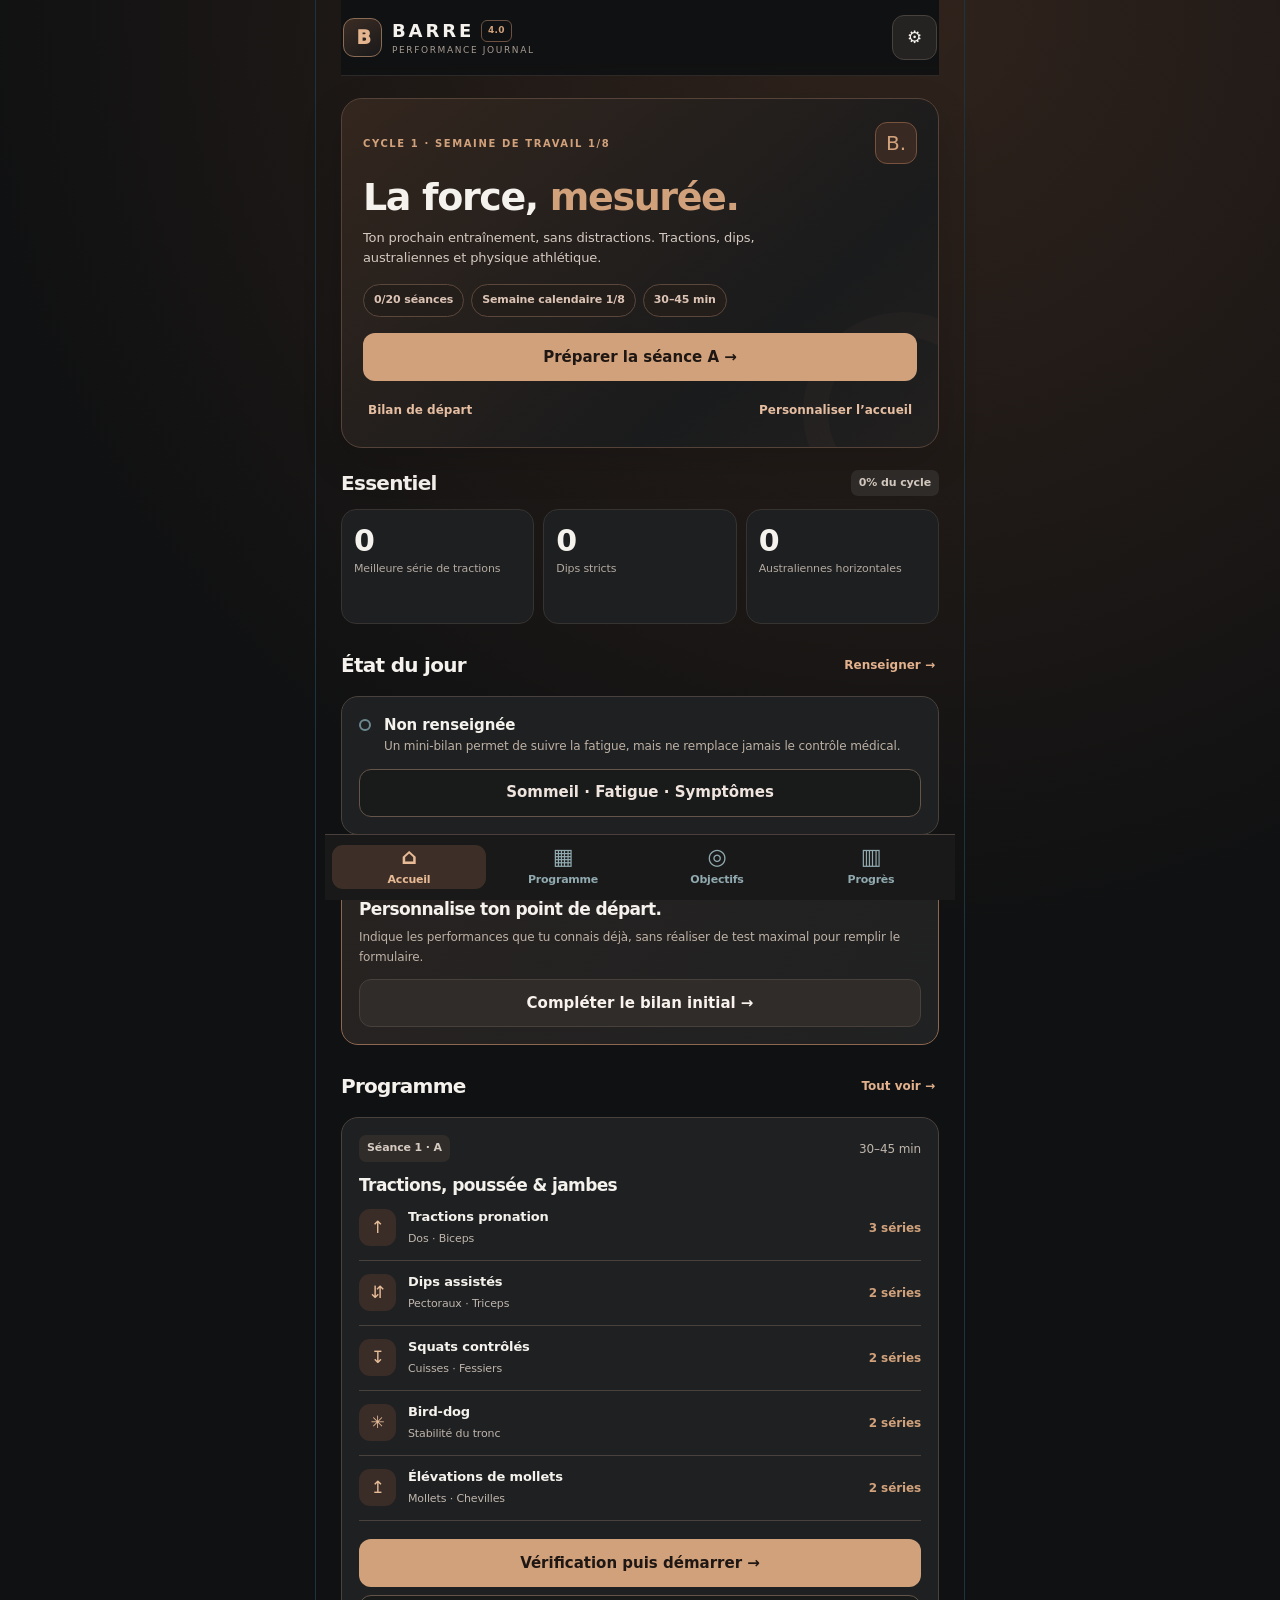
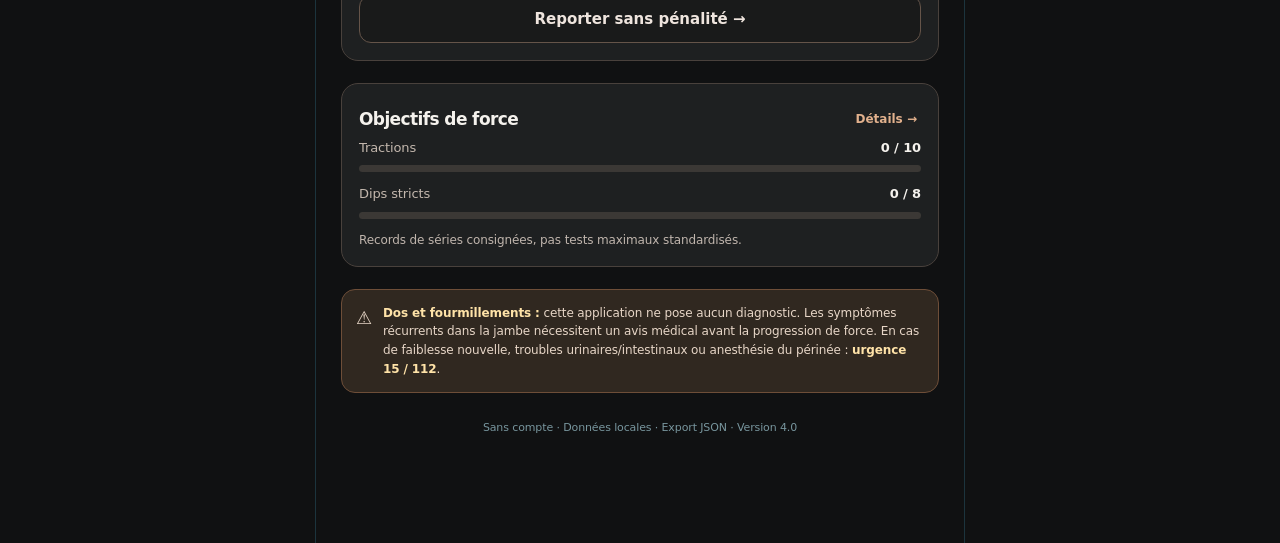
<file: index.html>
<!DOCTYPE html>
<html lang="fr">
<head>
  <meta charset="utf-8">
  <meta name="viewport" content="width=device-width,initial-scale=1,viewport-fit=cover">
  <meta name="theme-color" content="#101112">
  <meta name="description" content="BARRE 4.0 : carnet de force et de calisthenics, séances guidées, récupération et statistiques hors ligne.">
  <meta name="apple-mobile-web-app-capable" content="yes">
  <meta name="apple-mobile-web-app-status-bar-style" content="black-translucent">
  <link rel="icon" type="image/png" sizes="192x192" href="./icons/icon-192.png">
  <link rel="apple-touch-icon" href="./icons/icon-192.png">
  <link rel="manifest" href="./manifest.webmanifest">
  <link rel="stylesheet" href="./styles.css">
  <title>BARRE 4.0 — Performance</title>
</head>
<body>
  <div id="app" class="app"></div>
  <div id="toast" class="toast" role="status" aria-live="polite"></div>
  <input id="importFile" type="file" accept="application/json,.json" hidden>
  <script src="./app.js" defer></script>
</body>
</html>
</file>
<file: styles.css>
:root{color-scheme:dark;--bg:#08131c;--panel:#11222d;--panel2:#162c37;--panel3:#1b3540;--line:#2a424c;--text:#eef6f4;--muted:#98b0b7;--accent:#bafa6a;--accent-dark:#18341d;--warning:#f2bf71;--danger:#ff8985;--radius:19px;--shadow:0 20px 52px rgba(0,0,0,.16)}
*{box-sizing:border-box}html{scroll-behavior:smooth}body{margin:0;background:radial-gradient(circle at 75% -5%,#163c43 0,transparent 32%),var(--bg);color:var(--text);font:15px/1.45 system-ui,-apple-system,"Segoe UI",sans-serif;letter-spacing:-.01em}button,input,select,textarea{font:inherit}button{cursor:pointer}button:disabled{cursor:not-allowed;opacity:.45}a{color:var(--accent)}.app{max-width:630px;min-height:100dvh;margin:0 auto;padding:0 18px 116px}.topbar{position:sticky;top:0;z-index:15;display:flex;justify-content:space-between;align-items:center;gap:15px;padding:16px 1px 12px;background:linear-gradient(180deg,#0a1821 80%,#0a1821eb);backdrop-filter:blur(16px)}.logo{display:flex;align-items:center;gap:10px}.logo-mark{display:grid;place-items:center;width:39px;height:39px;border:2px solid var(--accent);border-radius:12px;color:var(--accent);font-size:18px;font-weight:1000;letter-spacing:-.12em;transform:rotate(-5deg)}.logo strong{font-size:17px;font-weight:850;letter-spacing:.12em}.logo span{display:block;font-size:10px;letter-spacing:.11em;color:var(--muted)}.iconbtn{display:grid;place-items:center;width:39px;height:39px;border:1px solid var(--line);border-radius:12px;background:var(--panel);color:var(--text);font-size:17px}.eyebrow{font-size:11px;letter-spacing:.16em;text-transform:uppercase;font-weight:850;color:var(--accent)}h1,h2,h3,p{margin:0}h1{font-size:33px;line-height:1.12;letter-spacing:-.045em}h2{font-size:22px;line-height:1.2;letter-spacing:-.025em}h3{font-size:17px;line-height:1.3}.muted{color:var(--muted)}.small{font-size:12px}.tiny{font-size:11px}.section{margin-top:25px}.lead{margin-top:9px;color:var(--muted);line-height:1.55}.hero{position:relative;overflow:hidden;padding:24px;border-radius:25px;background:linear-gradient(125deg,#203c3d,#122b34 58%,#213936);border:1px solid #37544e;box-shadow:var(--shadow)}.hero:after{content:'↗';position:absolute;right:-2px;top:-55px;color:#bafa6a10;font-weight:900;font-size:210px;pointer-events:none}.hero-inner{position:relative;z-index:1}.accent{color:var(--accent)}.hero h1{max-width:320px;margin:10px 0}.hero p{max-width:370px;color:#ccdad4}.hero-details{display:flex;gap:10px;flex-wrap:wrap;margin:20px 0}.pill{display:inline-flex;align-items:center;gap:6px;padding:6px 10px;border:1px solid #4f685b;border-radius:20px;background:#142a27a8;font-size:12px;color:#deebd9}.btn{display:inline-flex;justify-content:center;align-items:center;gap:9px;min-height:46px;border:1px solid transparent;border-radius:13px;padding:10px 16px;font-weight:750;transition:transform .15s,background .15s}.btn:active{transform:scale(.98)}.btn-primary{background:var(--accent);color:#112411}.btn-secondary{background:var(--panel3);border-color:var(--line);color:var(--text)}.btn-outline{background:transparent;border:1px solid var(--line);color:var(--text)}.btn-danger{border-color:#704047;background:#4b282f;color:#ffbcb5}.btn-full{width:100%}.btn-sm{min-height:35px;padding:6px 10px;border-radius:9px;font-size:12px}.btn-row{display:flex;gap:9px;align-items:center;flex-wrap:wrap}.btn-row>*{flex:1}.section-head{display:flex;justify-content:space-between;align-items:center;gap:10px;margin-bottom:13px}.text-button{background:none;color:var(--accent);padding:4px;border:0;font-weight:700;font-size:12px}.card{border:1px solid var(--line);border-radius:var(--radius);padding:17px;background:var(--panel);box-shadow:0 6px 24px #00000011}.card + .card{margin-top:11px}.card.soft{background:var(--panel2)}.card.warning{border-color:#82603e;background:#382d26}.card.danger{border-color:#9a4e51;background:#38282e}.card.success{border-color:#477955;background:#19332d}.card-header{display:flex;align-items:center;justify-content:space-between;gap:12px}.tag{display:inline-flex;padding:5px 8px;border-radius:7px;background:#203a40;font-size:11px;color:#cedcdf;font-weight:750}.tag.green{background:#2e503b;color:var(--accent)}.tag.amber{background:#4e3e2e;color:#ffd39b}.tag.red{background:#583239;color:#ffc2c0}.stat-grid{display:grid;grid-template-columns:repeat(3,minmax(0,1fr));gap:9px}.stat{padding:16px 12px;background:var(--panel);border:1px solid var(--line);border-radius:16px}.stat-val{font-size:27px;line-height:1;font-weight:850;letter-spacing:-.04em}.stat-label{color:var(--muted);font-size:11px;margin-top:6px}.progress-track{height:8px;border-radius:20px;background:#2a4149;overflow:hidden}.progress-fill{height:100%;background:linear-gradient(90deg,#8ddf75,var(--accent));border-radius:20px;transition:width .3s}.week-cells{display:grid;grid-template-columns:repeat(8,minmax(0,1fr));gap:6px}.week-cell{position:relative;background:#203640;border:1px solid var(--line);border-radius:10px;color:#acc1c4;min-height:39px;font-weight:800}.week-cell.current{border-color:var(--accent);color:var(--accent)}.week-cell.complete{background:#395a40;color:var(--accent)}.week-cell span{position:absolute;right:3px;top:0;font-size:9px}.exercise-line{display:flex;align-items:center;justify-content:space-between;gap:12px;padding:11px 0;border-bottom:1px solid var(--line)}.exercise-line:last-child{border-bottom:0;padding-bottom:0}.exercise-line strong{display:block;font-size:13px}.exercise-line small{color:var(--muted);font-size:11px}.exercise-icon{display:grid;place-items:center;flex-shrink:0;width:37px;height:37px;border-radius:11px;background:#253d45;color:var(--accent);font-size:17px}.exercise-main{flex:1;min-width:0}.exercise-count{font-size:12px;color:var(--accent);font-weight:750;white-space:nowrap}.nav{position:fixed;z-index:30;left:0;right:0;bottom:0;display:flex;justify-content:space-around;gap:4px;margin:auto;max-width:630px;border-top:1px solid #304751;background:#0e1e29f7;backdrop-filter:blur(18px);padding:10px 12px max(11px,env(safe-area-inset-bottom))}.navbtn{display:flex;flex-direction:column;align-items:center;justify-content:center;gap:4px;flex:1;min-height:49px;border:0;border-radius:11px;background:transparent;color:#91aab0;font-size:10px;font-weight:700}.navbtn.active{color:var(--accent);background:#233b31}.navbtn .navicon{font-size:21px;line-height:1}.field{display:flex;flex-direction:column;gap:7px;margin:12px 0}.field label,.label{font-weight:720;font-size:12px}.field input,.field select,.field textarea,.select,textarea{width:100%;min-height:44px;padding:11px 12px;border-radius:11px;border:1px solid #47616a;background:#091a25;color:var(--text);outline:none}.field textarea,textarea{min-height:85px;resize:vertical}.field input:focus,.field select:focus,.field textarea:focus{border-color:var(--accent)}.choice-grid{display:grid;grid-template-columns:repeat(3,1fr);gap:8px;margin:8px 0}.choice{min-height:46px;padding:9px 6px;border:1px solid var(--line);border-radius:11px;background:var(--panel2);color:var(--text);font-size:12px;font-weight:650}.choice.selected{background:#264535;border-color:var(--accent);color:var(--accent)}.choice.warning-choice.selected{background:#4d3c2c;border-color:var(--warning);color:#ffd8a8}.choice.danger-choice.selected{background:#4b2e36;border-color:var(--danger);color:#ffc1c1}.check{display:flex;align-items:flex-start;gap:10px;line-height:1.5;font-size:13px}.check input{width:18px;height:18px;accent-color:var(--accent);flex-shrink:0;margin-top:1px}.divider{height:1px;background:var(--line);margin:15px 0}.streak{display:grid;grid-template-columns:repeat(7,1fr);gap:7px}.streak-item{text-align:center;font-size:11px;color:var(--muted)}.streak-box{height:26px;border:1px solid var(--line);border-radius:8px;margin-top:6px;background:#1c3138}.streak-box.done{border-color:#679664;background:var(--accent)}.slot{display:flex;align-items:center;justify-content:space-between;gap:14px;padding:15px;margin-top:9px;border:1px solid var(--line);border-radius:14px;background:var(--panel)}.slot.done{border-color:#407357;background:#19302b}.slot .round{display:grid;place-items:center;flex-shrink:0;width:34px;height:34px;border:1px solid var(--line);border-radius:12px;font-weight:800;color:var(--accent)}.slot.done .round{background:var(--accent);color:#0b2415}.slot-info{flex:1}.slot-title{font-weight:800}.slot-sub{font-size:12px;color:var(--muted)}.session-header{display:flex;justify-content:space-between;align-items:start;gap:10px}.step-mini{display:flex;gap:5px;margin:14px 0}.step-mini span{height:5px;border-radius:6px;background:#29444c;flex:1}.step-mini span.on{background:var(--accent)}.set-list{display:flex;flex-direction:column;gap:9px;margin-top:12px}.set-row{display:grid;grid-template-columns:52px 1fr 76px;gap:9px;align-items:center;padding:9px;border:1px solid var(--line);border-radius:13px;background:#142a34}.set-row.done{border-color:#4b7554;background:#1a362b}.set-label{font-size:12px;color:var(--muted);font-weight:750}.rep-control{display:flex;align-items:center;justify-content:space-between;gap:5px}.roundbtn{width:36px;height:36px;border:1px solid #405d61;border-radius:10px;background:#24414a;color:var(--text);font-size:21px;font-weight:500}.rep-number{font-size:21px;font-weight:850;font-variant-numeric:tabular-nums;min-width:30px;text-align:center}.done-btn{min-height:36px;border:1px solid #5b796b;border-radius:9px;background:#254236;color:var(--accent);font-size:12px;font-weight:750}.done-btn.checked{background:var(--accent);color:#153220;border-color:var(--accent)}.timer{display:grid;grid-template-columns:1fr auto;align-items:center;gap:10px;border:1px dashed #5b8666;background:#1b342e;padding:13px 16px;border-radius:14px;margin-top:14px}.timer-val{font-size:26px;font-variant-numeric:tabular-nums;font-weight:800}.timer-caption{font-size:11px;color:var(--muted)}.safety{display:flex;align-items:flex-start;gap:11px;padding:14px;border:1px solid #806247;border-radius:14px;background:#322c26;color:#f6dcb8;font-size:12px;line-height:1.55}.safety b{color:#ffe3a8}.metric-grid{display:grid;grid-template-columns:1fr 1fr;gap:9px}.metric{background:var(--panel);border:1px solid var(--line);padding:17px;border-radius:15px}.metric strong{display:block;font-size:27px}.metric span{display:block;color:var(--muted);font-size:12px}.bars{display:flex;align-items:end;gap:8px;height:120px;padding:12px 0 2px}.bar-col{flex:1;display:flex;flex-direction:column;align-items:center;justify-content:flex-end;height:100%;gap:7px}.bar{width:100%;max-width:37px;border-radius:7px 7px 3px 3px;background:#395c50;min-height:3px}.bar.active{background:var(--accent)}.bar-label{color:var(--muted);font-size:10px}.notice{font-size:12px;color:#b0c4c3;line-height:1.65}.toast{position:fixed;left:50%;bottom:92px;transform:translate(-50%,20px);z-index:90;background:#eaf9df;color:#123321;border-radius:12px;padding:10px 16px;opacity:0;pointer-events:none;transition:.2s;box-shadow:var(--shadow);font-size:13px;font-weight:750;max-width:90vw;text-align:center}.toast.show{opacity:1;transform:translate(-50%,0)}.modal-mask{position:fixed;z-index:50;inset:0;background:#000a;display:flex;align-items:end;justify-content:center}.modal{width:100%;max-width:630px;max-height:94dvh;overflow-y:auto;background:#10232d;border:1px solid #39535d;border-radius:25px 25px 0 0;padding:23px 19px max(28px,env(safe-area-inset-bottom))}.modal-head{display:flex;align-items:center;justify-content:space-between;margin-bottom:13px}.modal h2{font-size:24px}.summary-list{display:flex;flex-direction:column;gap:9px}.summary-list div{display:flex;justify-content:space-between;gap:10px;padding:8px 0;border-bottom:1px solid var(--line)}.two-col{display:grid;grid-template-columns:1fr 1fr;gap:9px}.sep{height:10px}.sr-only{position:absolute;width:1px;height:1px;padding:0;margin:-1px;overflow:hidden;clip:rect(0,0,0,0);white-space:nowrap;border:0}.top-gap{margin-top:18px}.empty{padding:26px 14px;border:1px dashed var(--line);border-radius:16px;text-align:center;color:var(--muted)}.empty .emoji{font-size:29px;margin-bottom:8px}.history-item{border-bottom:1px solid var(--line);padding:14px 0}.history-item:last-child{border-bottom:0}ul.compact{padding-left:18px;margin:8px 0 0}ul.compact li{margin:5px 0}.footer-note{text-align:center;margin-top:27px;font-size:11px;color:#78969e}.explain{background:#1c343d;border-radius:12px;padding:12px;margin-top:9px;color:#bcd1d3;font-size:12px;line-height:1.55}.link-card{color:inherit;text-decoration:none;display:block}.row{display:flex;align-items:center;gap:10px}.grow{flex:1}.right{text-align:right}.mt8{margin-top:8px}.mt12{margin-top:12px}.mt18{margin-top:18px}.mb10{margin-bottom:10px}
@media(min-width:700px){.app{padding-left:25px;padding-right:25px;border-left:1px solid #1c343d;border-right:1px solid #1c343d}.modal{border-radius:24px;margin-bottom:12px;max-height:90vh}.modal-mask{align-items:center}}
@media(prefers-reduced-motion:reduce){*{scroll-behavior:auto;transition:none!important;animation:none!important}}
/* BARRE 2.0 — premium + subtle RPG progression */
:root{--accent:#bafa6a;--gold:#f4c873;--accent2:#83c8bf}
body{background:radial-gradient(ellipse 55% 23% at 78% 0%,#1b4147 0%,transparent 90%),linear-gradient(165deg,#08141b,#0a1a24 60%,#08131c);min-height:100dvh}
.topbar{padding-top:13px}.logo strong{display:flex;align-items:center;gap:7px}.version-pill{font-style:normal;font-size:9px;letter-spacing:.03em;border:1px solid #53684a;color:var(--accent);border-radius:6px;padding:2px 5px;font-weight:850}
.hero{padding:26px 23px;background:radial-gradient(circle at 97% 14%,#3b5c44aa 0%,transparent 42%),linear-gradient(145deg,#204246,#112833 68%,#152b2f);border:1px solid #48665b;min-height:270px}
.hero:after{content:'';position:absolute;right:-45px;bottom:-68px;top:auto;width:190px;height:190px;border-radius:50%;border:35px solid #bafa6a0a}
.hero-heading{display:flex;align-items:center;justify-content:space-between}.hero-symbol{display:grid;place-items:center;width:42px;height:42px;border-radius:14px;background:#cafa8920;border:1px solid #bafa6a40;color:var(--accent);font-size:26px}
.hero h1{font-size:clamp(29px,8vw,39px);margin:10px 0 13px;line-height:1.08}.hero p{font-size:13px;line-height:1.55}
.hero-details{margin:18px 0}.pill{font-size:11px}.stat-val small{color:var(--muted);font-weight:600;font-size:13px}.stat{min-height:107px}
.recovery-row{display:flex;gap:13px;align-items:flex-start}.readiness-dot{flex:0 0 12px;width:12px;height:12px;border:2px solid #6d8990;border-radius:50%;margin-top:5px}.readiness-dot.good{background:var(--accent);border-color:var(--accent)}.readiness-dot.warning{background:var(--warning);border-color:var(--warning)}.readiness-dot.danger{background:var(--danger);border-color:var(--danger)}
.goal-grid{display:grid;grid-template-columns:1fr 1fr;gap:10px}.goal-grid .card{min-width:0}.goal-number{font-size:32px;font-weight:850;letter-spacing:-.045em;margin:7px 0 12px}.goal-number small{font-weight:550;font-size:15px;color:var(--muted)}
.skill-grid{display:grid;grid-template-columns:1fr 1fr;gap:10px}.skill{position:relative;overflow:hidden;border:1px solid #3a535b;background:linear-gradient(160deg,#172d36,#10232f);border-radius:17px;min-height:160px;padding:17px 13px;display:flex;flex-direction:column;gap:13px}.skill:before{content:'';position:absolute;right:-20px;top:-20px;width:78px;height:78px;border:1px solid #c2e9a522;border-radius:50%}.skill.unlocked{border-color:#68864b;background:linear-gradient(145deg,#254335,#142b2e)}.skill.locked{opacity:.83}.skill-glyph{display:grid;place-items:center;width:41px;height:41px;border:1px solid #516a59;border-radius:12px;background:#213d34;color:var(--accent);font-size:24px}.skill.locked .skill-glyph{color:#a5b4b6;background:#203039}.skill strong{display:block;font-size:13px;line-height:1.3}.skill p{font-size:11px;line-height:1.5;color:var(--muted);margin:6px 0}.skill-status{font-size:10px;letter-spacing:.03em;color:var(--gold);font-weight:760}.skill.unlocked .skill-status{color:var(--accent)}
.body-map{width:100%;max-width:310px;display:block;margin:13px auto 5px}.body-map text{fill:#9bb9bd;font:10px system-ui,sans-serif;letter-spacing:2px;font-weight:800}.muscle-focus{display:flex;justify-content:space-between;gap:12px;align-items:center;margin:4px 0 14px;padding:10px 12px;border:1px solid var(--line);border-radius:11px;background:#0d2630}.muscle-focus strong{font-size:14px}.muscle-focus span{color:var(--accent);font-size:11px}.muscle-options{display:flex;flex-wrap:wrap;gap:7px}.muscle-chip{padding:8px 11px;min-height:39px;border:1px solid #35515a;border-radius:25px;background:#172f38;color:#a9c5c9;font-size:11px;font-weight:700}.muscle-chip.active{background:#2c4734;border-color:var(--accent);color:var(--accent)}
.badge-grid{display:grid;grid-template-columns:repeat(2,minmax(0,1fr));gap:9px}.reward{border:1px solid #344851;background:#122630;border-radius:16px;padding:14px;display:flex;flex-direction:column;gap:6px;opacity:.7}.reward.earned{opacity:1;background:linear-gradient(150deg,#253a35,#172f30);border-color:#95794b}.reward-icon{font-size:26px;color:var(--gold);line-height:1}.reward strong{font-size:12px}.reward p{font-size:11px;color:var(--muted);line-height:1.45}.reward span{margin-top:auto;font-size:10px;color:var(--gold);font-weight:750}
.workout-tools{display:grid;grid-template-columns:1fr 1fr;gap:9px}.workout-tools .btn{font-size:12px;padding:10px 8px;min-height:48px}.focus-pager{display:flex;justify-content:space-between;align-items:center;gap:8px}.focus-pager span{font-size:12px;color:var(--muted);font-weight:800}.exercise-card{margin-bottom:12px}.exercise-hero-row{display:grid;grid-template-columns:128px minmax(0,1fr);gap:13px;align-items:start;margin-top:14px}.exercise-sketch{display:block;width:100%;max-width:210px;margin:0 auto;border-radius:13px}.modal .exercise-sketch{max-width:260px;margin:18px auto}.exercise-card h3{font-size:19px;margin-top:4px}.exercise-card .notice{font-size:11px;line-height:1.55}.set-label small{display:block;font-size:9px;line-height:1.2;margin-top:3px;color:#a2b7b7}.choice-grid.five{grid-template-columns:repeat(5,minmax(0,1fr))}.choice-grid.two{grid-template-columns:repeat(2,minmax(0,1fr))}.postpone-grid{display:grid;grid-template-columns:1fr 1fr;gap:10px;margin-top:19px}.postpone-grid .btn{min-height:57px}
.slot-buttons{display:flex;flex-direction:column;gap:4px;flex-shrink:0;align-items:stretch}.slot-buttons .text-button{font-size:11px}.slot{padding:13px 10px;gap:8px}.slot-info{min-width:0}.slot-title{font-size:13px}.slot-sub{font-size:11px}
.dual-chart{display:flex;gap:7px;height:172px;align-items:flex-end;padding:18px 0 0}.dual-week{flex:1;min-width:0;height:100%;display:flex;flex-direction:column;justify-content:flex-end;align-items:center;gap:6px;color:var(--muted);font-size:10px;font-weight:700}.dual-barset{height:120px;width:100%;display:flex;align-items:flex-end;justify-content:center;gap:3px}.dual-bar{width:min(42%,15px);min-height:2px;border-radius:5px 5px 2px 2px}.dual-bar.pull,.legend-pull{background:var(--accent)}.dual-bar.dip,.legend-dip{background:#83c8bf}.chart-legend{display:flex;justify-content:center;gap:17px;margin:15px 0 0;color:var(--muted);font-size:11px}.chart-legend span{display:flex;align-items:center;gap:5px}.chart-legend i{display:inline-block;width:10px;height:10px;border-radius:3px}
.monthly-grid{display:grid;grid-template-columns:repeat(3,1fr);margin-top:16px;gap:7px;text-align:center}.monthly-grid>div{background:#0c202a;border-radius:10px;padding:11px 3px}.monthly-grid strong{display:block;font-size:23px}.monthly-grid span{display:block;font-size:10px;color:var(--muted)}
.nav{padding-left:7px;padding-right:7px;gap:0}.navbtn{font-size:9px;min-width:0;letter-spacing:-.02em}.navbtn .navicon{font-size:21px}
button:focus-visible,a:focus-visible,select:focus-visible,input:focus-visible,textarea:focus-visible{outline:3px solid var(--gold);outline-offset:2px}
@media(max-width:380px){.app{padding-left:12px;padding-right:12px}.hero{padding:22px 17px}.card{padding:14px}.exercise-hero-row{grid-template-columns:100px minmax(0,1fr);gap:10px}.set-row{grid-template-columns:48px 1fr 69px;gap:5px;padding:7px}.roundbtn{width:34px;height:38px}.done-btn{min-height:39px}.stat{padding:13px 8px}.stat-val{font-size:25px}.stat-label{font-size:10px}.skill{padding:13px 10px}.timer{grid-template-columns:1fr;gap:8px}.timer .btn-row{justify-content:stretch}.btn-sm{padding:7px}.slot{flex-wrap:wrap}.slot-buttons{flex-direction:row;margin-left:42px;width:calc(100% - 42px)}.slot-buttons>*{flex:1}}

/* BARRE 3 — Noir Carbone & Cuivre — direction premium, sans gamification */
:root {
  color-scheme:dark;
  --bg:#101112;
  --panel:#202122;
  --panel2:#252525;
  --panel3:#2C2928;
  --line:#373533;
  --text:#F5F2ED;
  --muted:#BAB1A8;
  --accent:#D1A17B;
  --accent-dark:#29211D;
  --gold:#D1A17B;
  --accent2:#A6AFB3;
  --warning:#F0C18B;
  --danger:#FF9E97;
  --radius:17px;
  --shadow:0 12px 34px rgba(0,0,0,.25)
}
body{background:radial-gradient(ellipse 65% 28% at 80% -9%,#4A3025 0%,transparent 73%),#101112;color:var(--text);font-family:Inter,"Segoe UI",system-ui,-apple-system,sans-serif;line-height:1.5;letter-spacing:-.008em}
h1,h2,h3{letter-spacing:-.036em}
h1{font-weight:790}
h2{font-weight:740}
.app{max-width:650px;padding-bottom:106px}
.topbar{background:linear-gradient(180deg,#101112 75%,rgba(16,17,18,.95));padding:15px 2px;border-bottom:1px solid #2c2928}
.logo strong{letter-spacing:.16em;font-size:18px}
.logo span{color:#A79B92;font-size:9px;letter-spacing:.18em}
.logo-mark{transform:none;border-radius:11px;border:1px solid #8C6B55;background:linear-gradient(150deg,#3B2C24,#19191A);font-size:19px}
.iconbtn{width:45px;height:45px;border-color:var(--line);background:#242322}
.version-pill{border-color:#6C5142;color:#D1A17B;font-size:9px;padding:3px 6px}
.eyebrow{color:var(--accent);font-size:10px;letter-spacing:.16em}
.hero{min-height:unset;padding:23px 21px 22px;background:linear-gradient(130deg,#29231F,#1A1B1C 62%,#22201E);border:1px solid #544137;border-radius:21px;box-shadow:var(--shadow)}
.hero:after{content:'';width:150px;height:150px;right:-65px;bottom:-65px;border:25px solid #D1A17B08}
.hero-symbol{font-size:20px;background:#382922;border:1px solid #78523d;border-radius:12px}
.hero h1{font-size:clamp(30px,8vw,38px);max-width:390px;margin:13px 0 10px}
.hero p{color:#D4C9C0;max-width:460px;line-height:1.55}
.hero-details{gap:7px;margin:16px 0}
.pill{border:1px solid #5b473b;background:#241e1b;color:#DCC4B5;padding:7px 10px;font-weight:600}
.section{margin-top:22px}
.section-head h2{font-size:20px}
.card{border:1px solid var(--line);border-radius:17px;background:#1E2021;box-shadow:none;padding:17px}
.card.soft{background:#242323}
.card.warning{background:#372B25;border-color:#79563e}
.card.danger{background:#3E2928;border-color:#a95853}
.card.success{background:#26312C;border-color:#55755e}
.stat{background:#1D1F20;border-color:#363330;border-radius:15px;min-height:115px;padding:16px 12px}
.stat-val{font-size:30px;font-variant-numeric:tabular-nums}
.stat-label{font-size:11px;line-height:1.32;color:#B4A9A0}
.tag{background:#302C2A;color:#D6CBC1;border-radius:7px}
.tag.green{background:#34362B;color:#C4C9AA}
.tag.amber{background:#403124;color:#F0C18B}
.progress-track{background:#3B3835;height:7px}
.progress-fill{background:linear-gradient(90deg,#9B6B53,#D1A17B)}
.btn{border-radius:12px;min-height:48px;font-weight:740;touch-action:manipulation}
.btn-primary{background:#D1A17B;color:#1F1713}
.btn-primary:hover{background:#E0B18B}
.btn-secondary{background:#302C2A;border:1px solid #47403B;color:#FAF2EC}
.btn-outline{border-color:#655449;background:#191A1A;color:#EFE5DE}
.btn-danger{background:#4A2927;border-color:#8C4945;color:#FFD0CC}
.text-button{color:#E2B18D;min-height:37px}
.nav{border-top:1px solid #49403B;background:#191919}
.navbtn.active{color:#D1A17B}
.navbtn{font-size:11px;min-height:60px}
.navbtn .navicon{font-size:22px}
.navbtn.active .navicon{color:#D1A17B}
.safety{background:#302820;border-color:#6E4E38;color:#E7D6C7}
.notice{color:#BEB1A5}
.empty{background:#1b1b1c}
.readiness-dot.good{background:#8EAB8F;border-color:#8EAB8F}
.muscle-focus{background:#282524}
.muscle-focus span{color:#D1A17B}
.muscle-chip{background:#282727;border-color:#4B423E;color:#D3C5BB}
.muscle-chip.active{color:#E4B68F;background:#4B352A;border-color:#BF8864}
.goal-mini{display:flex;justify-content:space-between;gap:12px;font-size:13px;color:#C3B7AD;margin-bottom:8px}
.goal-mini strong{color:#F5F2ED;font-variant-numeric:tabular-nums}
.goal-number{font-size:26px;margin:0;white-space:nowrap}
.goal-number small{font-size:14px}
.timer{background:#292320;border-color:#5E4538;border-radius:16px}
.timer-val{font-variant-numeric:tabular-nums;color:#F8ECE3}
.dual-bar.dip,.legend-dip{background:#B2A5A1}
.dual-bar{min-height:0}
.monthly-grid>div{background:#292727}
.modal{background:#202021;border:1px solid #54443A}
.toast{background:#E6C2A5;color:#211713}
input,select,textarea{accent-color:#D1A17B}
:is(button,a,input,select,textarea):focus-visible{outline:3px solid #D1A17B;outline-offset:3px}
.performance-table{width:100%;display:flex;flex-direction:column}
.performance-row{display:grid;grid-template-columns:minmax(0,1fr) 52px 65px;gap:8px;align-items:center;min-height:43px;padding:9px 0;border-bottom:1px solid #393532;font-size:12px}
.performance-row:last-child{border-bottom:0}
.performance-row>span:not(:first-child){text-align:center;font-variant-numeric:tabular-nums}
.performance-head{font-size:10px;text-transform:uppercase;letter-spacing:.05em;color:#BAA99E}
.performance-row strong{font-weight:640}
.workout-main{padding-top:6px}
.workout-main .section{margin-top:14px}
.workout-heading h1{font-size:25px}
.workout-mini{display:flex;align-items:center;justify-content:space-between;gap:7px;border-bottom:1px solid #37322F;padding-bottom:7px}
.workout-mini .text-button{font-size:12px}
.symptom-action{color:#F3AA9B}
.workout-card{padding:17px 13px}
.workout-card h2{font-size:22px}
.exercise-visual{display:grid;grid-template-columns:96px minmax(0,1fr);gap:10px;align-items:center;margin:12px 0 15px;background:#282524;padding:9px;border:1px solid #3D3530;border-radius:12px}
.exercise-visual .exercise-sketch{max-width:96px;max-height:83px}
.exercise-visual .text-button{text-align:left;font-size:12px}
.set-list{display:flex;flex-direction:column;gap:9px;margin-top:14px}
.set-row{display:grid;grid-template-columns:minmax(64px,1fr) minmax(115px,1.3fr) 77px;gap:8px;padding:12px 9px;align-items:center;background:#252424;border-radius:13px;border:1px solid #3C3633}
.set-row.next-set{border-color:#926C56}
.set-row.done{background:#2B302B;border-color:#4C5A48}
.set-meta{display:flex;flex-direction:column;gap:2px;font-size:12px}
.rep-control{justify-content:space-between;gap:5px}
.rep-number{font-size:27px;line-height:1;font-variant-numeric:tabular-nums}
.rep-count{min-width:38px}
.roundbtn{width:38px;height:41px;background:#3B3430;border:1px solid #655146;color:#EFD8C5}
.done-btn{min-height:44px;background:#4B3A30;border:1px solid #8A634D;color:#FFE3CE}
.done-btn.checked{background:#3A4A3B;border-color:#6C8D6F;color:#DDF4DE}
.set-feedback{grid-column:1/-1;display:flex;gap:5px;align-items:center;flex-wrap:wrap;border-top:1px solid #3B3531;padding-top:10px}
.set-feedback>span{margin-right:auto}
.feedback-chip{background:#36302C;color:#DDD0C3;border:1px solid #5B4B41;border-radius:8px;padding:7px 9px;min-height:34px;font-size:11px;font-weight:650}
.feedback-chip.active{background:#D1A17B;color:#241914;border-color:#D1A17B}
.feedback-chip.flagged{border-color:#CF8377;color:#FAC8C1}
.danger-text{color:#F0A39F}
.focus-pager{border-radius:12px;padding:6px 0;gap:6px}
.workout-main .timer{padding:12px}
.workout-main .timer-val{font-size:30px}
.modal-mask{backdrop-filter:blur(7px)}
@media(max-width:380px){.set-row{grid-template-columns:65px minmax(105px,1fr) 71px;gap:5px;padding:10px 6px}.roundbtn{width:34px;height:38px}.done-btn{font-size:12px;padding:6px}.rep-number{font-size:24px}.stat-grid{gap:6px}.stat{padding:13px 9px}.hero{padding:19px 16px}.workout-mini .text-button{font-size:11px}}
@media(prefers-reduced-motion:reduce){.btn,.progress-fill,.toast{transition:none}}
.navbtn.active{background:#3D2F27!important;color:#E8BA95!important}
.navbtn.active .navicon{color:#E8BA95!important}
.exercise-icon{background:#3A2C27!important;color:#E7BC98!important;border-color:#5C493C!important}
.logo-mark{color:#E4B58F}
.week-cell.current{background:#473428!important;border-color:#BD8C6C!important;color:#F6E5D7!important}
.week-cell.complete{background:#343B33!important;border-color:#53634F!important}
.choice.selected{background:#49362B!important;border-color:#C08E6D!important;color:#FBE7D8!important}

.feedback-chip{min-height:40px;min-width:34px}
.set-feedback .feedback-chip:last-child{flex:0 1 auto}
.exercise-visual .exercise-sketch{background:#262222}

/* BARRE 4.0 — Carbone & Cuivre : lisibilité, entraînement prioritaire. */
:root{--bg:#101112;--panel:#202122;--panel2:#282727;--panel3:#302C2A;--line:#49413C;--text:#F5F2ED;--muted:#C0B5AD;--accent:#D1A17B;--warning:#E5B56D;--danger:#F6A3A0;--radius:16px;--shadow:0 14px 40px #00000022}
body{background:radial-gradient(circle at 70% 0%,#30231C 0%,transparent 40%),#101112;color:var(--text);font-family:system-ui,-apple-system,'Segoe UI',Roboto,sans-serif}
.app{max-width:650px}
.hero{background:linear-gradient(140deg,#33261E,#1A1B1C 70%,#22201F);border-color:#554238}
.hero:after{content:''}
.hero-tail{display:flex;justify-content:space-between;gap:10px;align-items:center;margin:7px 0 -7px;flex-wrap:wrap}
.hero-tail .text-button{font-size:12px;color:#E5BEA2;min-height:44px;padding:8px 5px}
.intro-card{background:linear-gradient(120deg,#272321,#202122);border-color:#8D674F}
.storage-indicator{padding:11px 12px;border:1px solid #5A5149;border-radius:10px;background:#2C2927;color:#E6C5A8;margin:13px 0;font-size:12px}
.library-item{width:100%;display:flex;align-items:center;gap:14px;text-align:left;border:0;border-bottom:1px solid var(--line);background:transparent;color:var(--text);padding:12px 2px;min-height:66px}
.library-item>span:nth-child(2){flex:1;min-width:0;display:flex;flex-direction:column;gap:2px}
.library-item strong{font-size:14px}.library-item small{color:var(--muted);font-size:12px}
.library-item:last-child{border-bottom:0}
.library-item:hover{background:#302824}
.trend-svg{display:block;width:100%;max-width:560px;height:auto;margin:15px auto 8px;overflow:visible}
.chart-details{margin-top:10px;color:var(--muted);font-size:12px}
.chart-details summary{min-height:44px;display:flex;align-items:center;cursor:pointer;color:var(--accent);font-weight:650}
.chart-details li{margin:5px 0}
.compare-grid{display:grid;grid-template-columns:minmax(0,1.5fr) minmax(0,1fr) minmax(0,1fr);gap:0;margin-top:15px;align-items:center}
.compare-grid>*{padding:11px 5px;border-bottom:1px solid var(--line);font-size:12px}
.compare-grid strong{text-align:center;font-variant-numeric:tabular-nums}
.choice-grid:has(>[data-action="statsScope"]){grid-template-columns:1fr 1fr}
.session-actions{position:sticky;bottom:calc(10px + env(safe-area-inset-bottom));z-index:10;padding:12px;background:#161515ee;border:1px solid #554339;border-radius:16px;backdrop-filter:blur(12px)}
.compact-sketch{padding:7px 9px;margin:8px 0 10px;grid-template-columns:77px minmax(0,1fr)}
.compact-sketch .exercise-sketch{max-width:75px;max-height:68px}
.workout-card .set-feedback .feedback-chip{min-height:44px}
.roundbtn{min-width:44px;min-height:44px}
.done-btn{min-height:48px}
.modal-mask{overscroll-behavior:contain}
.modal{max-height:min(90dvh,760px);overflow-y:auto;overscroll-behavior:contain}
.modal .field label{font-size:13px}
.modal .field input[type=number]{font-variant-numeric:tabular-nums}
:is(button,a,input,select,textarea,summary):focus-visible{outline:3px solid #F4C5A1;outline-offset:3px}
.navbtn,.week-cell,.feedback-chip{min-height:44px}
.nav{padding-bottom:max(11px,env(safe-area-inset-bottom))}
@media(max-width:390px){.set-row{grid-template-columns:minmax(55px,1fr) minmax(112px,1.35fr) 73px;gap:4px}.roundbtn{min-width:38px;width:38px}.stat-grid{grid-template-columns:repeat(3,minmax(0,1fr))}.stat-val{font-size:25px}.workout-card{padding:13px 10px}}
@media(prefers-reduced-motion:reduce){html{scroll-behavior:auto!important}*,*:before,*:after{transition:none!important;animation:none!important}}
/* L'action primaire suit le pouce sans masquer plusieurs séries. */
.session-actions{position:sticky;bottom:calc(8px + env(safe-area-inset-bottom));padding:8px 9px;background:#1B1918F2}
.session-actions .btn{min-height:51px}
.workout-more{margin-top:16px;padding-bottom:8px}
</file>
